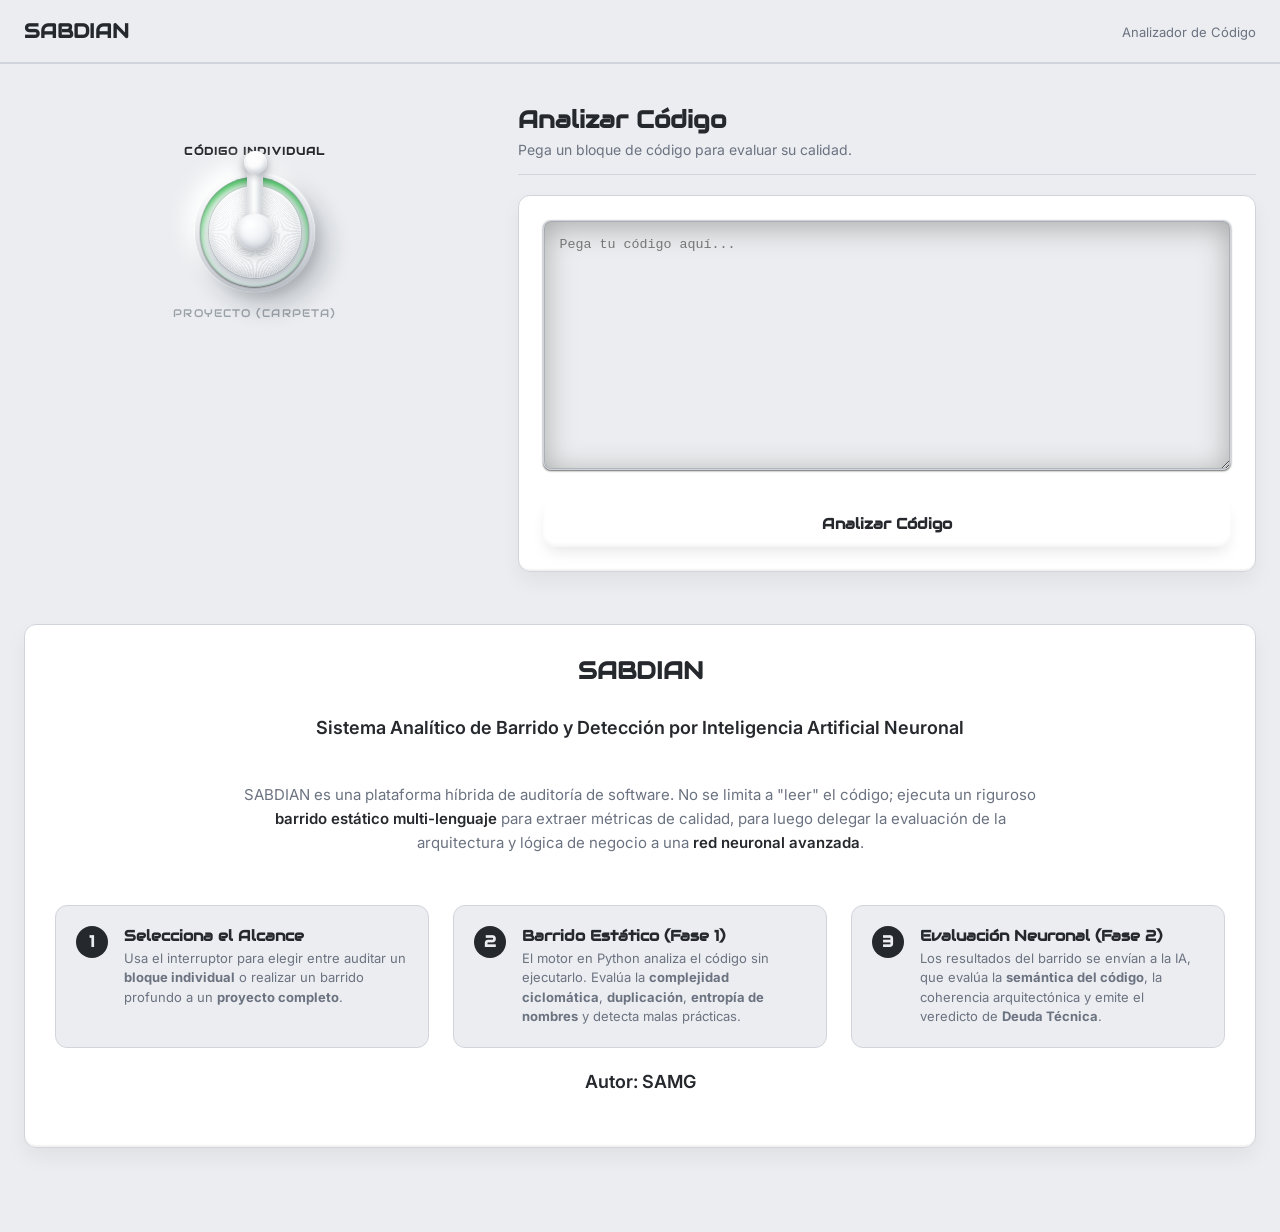
<file: static/index.html>
<!DOCTYPE html>
<html lang="es">
<head>
    <meta charset="UTF-8">
    <meta name="viewport" content="width=device-width, initial-scale=1.0">
    <title>SABDIAN - Analizador IA</title>
    
    <link rel="preconnect" href="https://fonts.googleapis.com">
    <link rel="preconnect" href="https://fonts.gstatic.com" crossorigin>
    <link href="https://fonts.googleapis.com/css2?family=Audiowide&family=Inter:wght@400;600;800&display=swap" rel="stylesheet">
    
    <link rel="stylesheet" href="estilo.css">
</head>
<body>

    <header class="vl-cabecera">
        <h1 class="vl-cabecera__logo">SABDIAN</h1>
        <div class="vl-cabecera__acciones">
            <span class="texto-analizador">Analizador de Código</span>
        </div>
    </header>

    <main class="vl-pagina">
        
        <!-- COLUMNA IZQUIERDA: INTERRUPTOR -->
        <section class="columna-interruptor">
            <div class="int-contenedor-tema" id="theme-container">
                <label class="int-escenario">
                    <input type="checkbox" class="int-entrada" id="toggle-modo" aria-label="Modo individual o carpeta" />
                    <span class="int-etiqueta int-etiqueta-apagado">Código Individual</span>
                    <span class="int-selector">
                        <span class="int-bisel" aria-hidden="true"></span>
                        <span class="int-engranaje" aria-hidden="true"></span>
                        <span class="int-palanca" aria-hidden="true">
                            <span class="int-cuerpo-palanca"></span>
                            <span class="int-tapa"></span>
                        </span>
                        <span class="int-perno" aria-hidden="true"></span>
                    </span>
                    <span class="int-etiqueta int-etiqueta-encendido">Proyecto (Carpeta)</span>
                </label>
            </div>
        </section>

        <!-- COLUMNA DERECHA: ÁREA DE ANÁLISIS -->
        <section class="columna-analisis">
            <!-- VISTA 1: CÓDIGO INDIVIDUAL -->
            <div id="vista-individual" class="vista-contenedor">
                <div class="vl-seccion-encabezado">
                    <h2 class="vl-seccion-encabezado__titulo">Analizar Código</h2>
                    <p class="vl-seccion-encabezado__subtitulo">Pega un bloque de código para evaluar su calidad.</p>
                </div>
                <div class="goma-caja">
                    <div class="caja-contenido">
                        <textarea id="codigo-individual" placeholder="Pega tu código aquí..." class="input-texto"></textarea>
                    </div>
                    <div class="caja-pie">
                        <button id="btn-analizar-individual" class="goma-boton">Analizar Código</button>
                    </div>
                </div>
            </div>

            <!-- VISTA 2: PROYECTO (CARPETA) -->
            <div id="vista-carpeta" class="vista-contenedor" style="display: none;">
                <div class="vl-seccion-encabezado">
                    <h2 class="vl-seccion-encabezado__titulo">Analizar Proyecto</h2>
                    <p class="vl-seccion-encabezado__subtitulo">Sube una carpeta completa para un análisis profundo.</p>
                </div>
                <div class="goma-caja">
                    <div class="caja-contenido">
                        <div class="vl-docs-zona" id="drop-zone" onclick="document.getElementById('input-carpeta').click()">
                            <div class="vl-docs-zona__interior" id="zona-carga-texto">
                                <span class="vl-docs-zona__icono">📁</span>
                                <p class="vl-docs-zona__texto">Haz clic para <strong>seleccionar</strong> una carpeta</p>
                            </div>
                            <div id="lista-archivos" class="lista-archivos" style="display: none;"></div>
                            <input type="file" id="input-carpeta" webkitdirectory directory multiple style="display: none;">
                        </div>
                    </div>
                    <div class="caja-pie">
                        <button id="btn-analizar-carpeta" class="goma-boton">Analizar Carpeta</button>
                    </div>
                </div>
            </div>

            <!-- ANIMACIÓN DE CARGA (Oculta) -->
            <div id="loader-container" style="display: none; margin-top: 20px;">
                <div class="main-container">
                    <div class="loader">
                        <svg viewBox="0 0 800 500" xmlns="http://www.w3.org/2000/svg">
                        <defs>
                            <linearGradient id="chipGradient" x1="0" y1="0" x2="0" y2="1"><stop offset="0%" stop-color="#2d2d2d"></stop><stop offset="100%" stop-color="#0f0f0f"></stop></linearGradient>
                            <linearGradient id="textGradient" x1="0" y1="0" x2="0" y2="1"><stop offset="0%" stop-color="#eeeeee"></stop><stop offset="100%" stop-color="#888888"></stop></linearGradient>
                            <linearGradient id="pinGradient" x1="1" y1="0" x2="0" y2="0"><stop offset="0%" stop-color="#bbbbbb"></stop><stop offset="50%" stop-color="#888888"></stop><stop offset="100%" stop-color="#555555"></stop></linearGradient>
                        </defs>
                        <g id="traces">
                            <path d="M100 100 H200 V210 H326" class="trace-bg"></path><path d="M100 100 H200 V210 H326" class="trace-flow purple"></path>
                            <path d="M80 180 H180 V230 H326" class="trace-bg"></path><path d="M80 180 H180 V230 H326" class="trace-flow blue"></path>
                            <path d="M60 260 H150 V250 H326" class="trace-bg"></path><path d="M60 260 H150 V250 H326" class="trace-flow yellow"></path>
                            <path d="M100 350 H200 V270 H326" class="trace-bg"></path><path d="M100 350 H200 V270 H326" class="trace-flow green"></path>
                            <path d="M700 90 H560 V210 H474" class="trace-bg"></path><path d="M700 90 H560 V210 H474" class="trace-flow blue"></path>
                            <path d="M740 160 H580 V230 H474" class="trace-bg"></path><path d="M740 160 H580 V230 H474" class="trace-flow green"></path>
                            <path d="M720 250 H590 V250 H474" class="trace-bg"></path><path d="M720 250 H590 V250 H474" class="trace-flow red"></path>
                            <path d="M680 340 H570 V270 H474" class="trace-bg"></path><path d="M680 340 H570 V270 H474" class="trace-flow yellow"></path>
                        </g>
                        <rect x="330" y="190" width="140" height="100" rx="20" ry="20" fill="url(#chipGradient)" stroke="#222" stroke-width="3" filter="drop-shadow(0 0 6px rgba(0,0,0,0.8))"></rect>
                        <g><rect x="322" y="205" width="8" height="10" fill="url(#pinGradient)" rx="2"></rect><rect x="322" y="225" width="8" height="10" fill="url(#pinGradient)" rx="2"></rect><rect x="322" y="245" width="8" height="10" fill="url(#pinGradient)" rx="2"></rect><rect x="322" y="265" width="8" height="10" fill="url(#pinGradient)" rx="2"></rect></g>
                        <g><rect x="470" y="205" width="8" height="10" fill="url(#pinGradient)" rx="2"></rect><rect x="470" y="225" width="8" height="10" fill="url(#pinGradient)" rx="2"></rect><rect x="470" y="245" width="8" height="10" fill="url(#pinGradient)" rx="2"></rect><rect x="470" y="265" width="8" height="10" fill="url(#pinGradient)" rx="2"></rect></g>
                        <text x="400" y="240" font-family="Arial, sans-serif" font-size="22" fill="url(#textGradient)" text-anchor="middle" alignment-baseline="middle">Analizando</text>
                        <circle cx="100" cy="100" r="5" fill="black"></circle><circle cx="80" cy="180" r="5" fill="black"></circle><circle cx="60" cy="260" r="5" fill="black"></circle><circle cx="100" cy="350" r="5" fill="black"></circle>
                        <circle cx="700" cy="90" r="5" fill="black"></circle><circle cx="740" cy="160" r="5" fill="black"></circle><circle cx="720" cy="250" r="5" fill="black"></circle><circle cx="680" cy="340" r="5" fill="black"></circle>
                        </svg>
                    </div>
                </div>
            </div>

            <!-- RESULTADOS -->
            <div id="resultados-container" class="seccion-resultados" style="display: none;">
                <div class="vl-seccion-encabezado" style="margin-bottom: 20px;">
                    <h3 class="vl-seccion-encabezado__titulo" style="font-size: 24px;">Resultados del Análisis</h3>
                </div>
                <div class="vl-admin-tabla-wrapper goma-caja">
                    <table class="vl-admin-tabla" id="tabla-resultados">
                        <thead>
                            <tr>
                                <th>Archivo / Bloque</th>
                                <th>Veredicto</th>
                                <th>Score IA</th>
                                <th>Deuda Técnica</th>
                            </tr>
                        </thead>
                        <tbody></tbody>
                    </table>
                </div>

                <!-- SEGUNDA TABLA: HALLAZGOS Y SIGNIFICADO -->
                <div id="detalle-hallazgos-container" class="seccion-hallazgos" style="display: none;">
                    <div class="vl-seccion-encabezado" style="margin-bottom: 16px;">
                        <h3 id="titulo-hallazgos" class="vl-seccion-encabezado__titulo" style="font-size: 20px;">
                            Hallazgos del Analizador y Qué Significan
                        </h3>
                        <p class="vl-seccion-encabezado__subtitulo">
                            Detalle extraído del análisis y guía rápida de lo que significa cada métrica.
                        </p>
                    </div>
                    <div class="vl-admin-tabla-wrapper goma-caja">
                        <table class="vl-admin-tabla tabla-hallazgos" id="tabla-hallazgos">
                            <thead>
                                <tr>
                                    <th>Métrica / Hallazgo</th>
                                    <th>Encontrado</th>
                                    <th>Qué Significa</th>
                                </tr>
                            </thead>
                            <tbody></tbody>
                        </table>
                    </div>
                </div>
            </div>
        </section>

        <!-- SECCIÓN DE INFORMACIÓN (Ocupa todo el ancho) -->
        <section class="seccion-info">
            <div class="info-tarjeta goma-caja">
                <h2 class="info-titulo">SABDIAN</h2>
                
                <p class="info-texto" style="font-size: 18px; font-weight: 600; color: var(--texto-principal);">
                    Sistema Analítico de Barrido y Detección por Inteligencia Artificial Neuronal
                </p>
                
                <p class="info-texto">
                    SABDIAN es una plataforma híbrida de auditoría de software. No se limita a "leer" el código; 
                    ejecuta un riguroso <strong>barrido estático multi-lenguaje</strong> para extraer métricas de calidad, 
                    para luego delegar la evaluación de la arquitectura y lógica de negocio a una 
                    <strong>red neuronal avanzada</strong>.
                </p>
                
                <div class="info-pasos">
                    
                    <div class="paso">
                        <span class="paso-numero">1</span>
                        <div><h3 class="paso-titulo">Selecciona el Alcance</h3><p class="paso-texto">Usa el interruptor para elegir entre auditar un <strong>bloque individual</strong> o realizar un barrido profundo a un <strong>proyecto completo</strong>.</p></div>
                    </div>
                    
                    <div class="paso">
                        <span class="paso-numero">2</span>
                        <div><h3 class="paso-titulo">Barrido Estático (Fase 1)</h3><p class="paso-texto">El motor en Python analiza el código sin ejecutarlo. Evalúa la <strong>complejidad ciclomática</strong>, <strong>duplicación</strong>, <strong>entropía de nombres</strong> y detecta malas prácticas.</p></div>
                    </div>
                    
                    <div class="paso">
                        <span class="paso-numero">3</span>
                        <div><h3 class="paso-titulo">Evaluación Neuronal (Fase 2)</h3><p class="paso-texto">Los resultados del barrido se envían a la IA, que evalúa la <strong>semántica del código</strong>, la coherencia arquitectónica y emite el veredicto de <strong>Deuda Técnica</strong>.</p></div>
                    </div>
                    
                </div>
                
                <p class="info-texto" style="font-size: 18px; font-weight: 600; color: var(--texto-principal);">
                    Autor: SAMG
                </p>
            </div>
        </section>

        
    </main>

    <script src="app.js"></script>
</body>
</html>
</file>
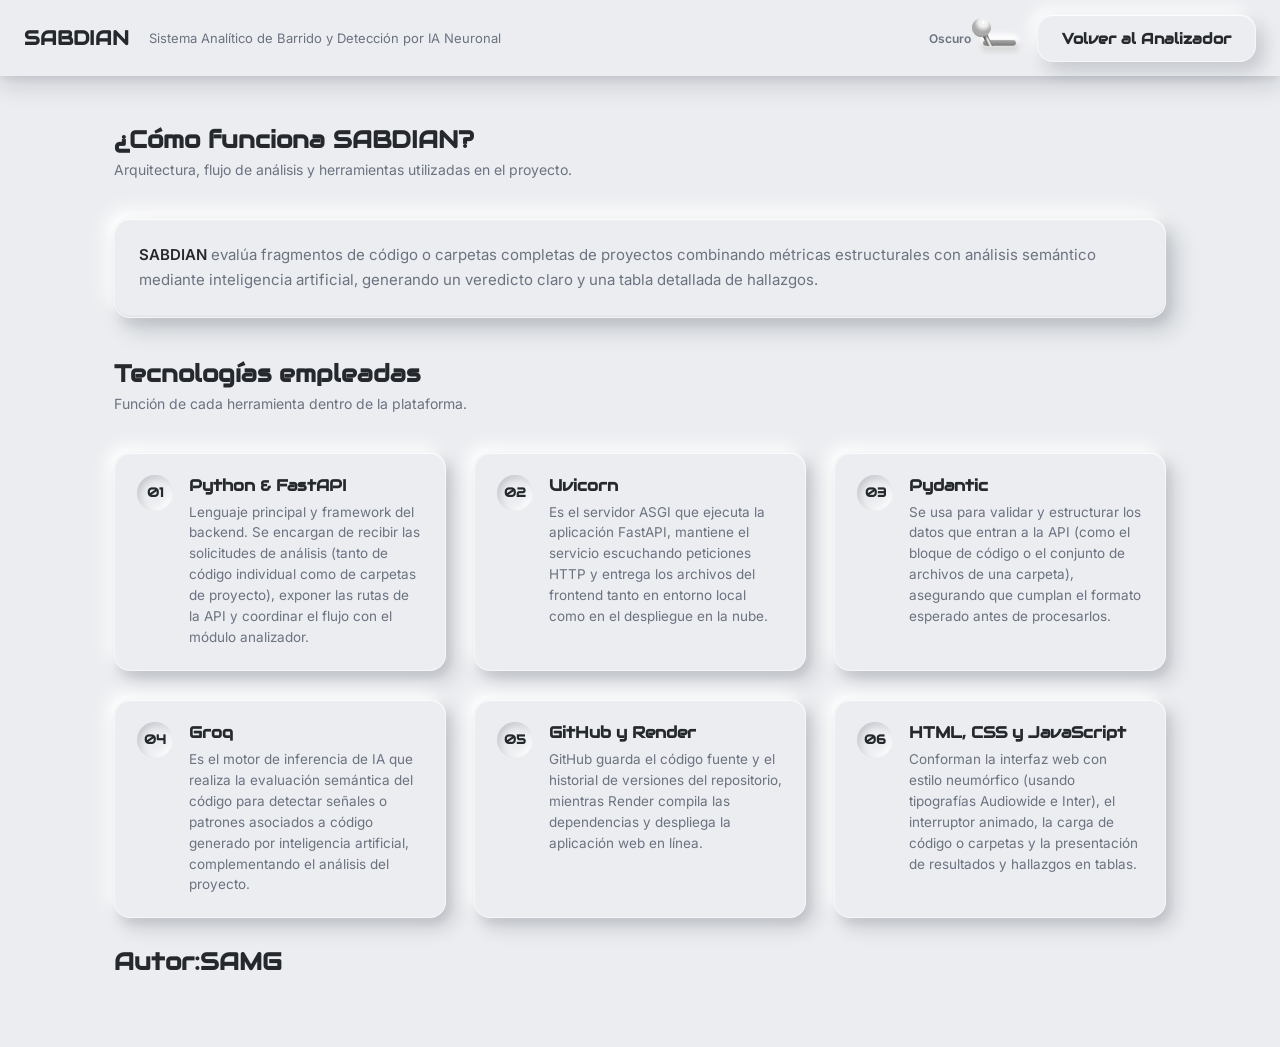
<file: static/info.html>
<!DOCTYPE html>
<html lang="es">
<head>
    <meta charset="UTF-8">
    <meta name="viewport" content="width=device-width, initial-scale=1.0">
    <title>SABDIAN — Información y Tecnologías</title>
    <link rel="preconnect" href="https://fonts.googleapis.com">
    <link rel="preconnect" href="https://fonts.gstatic.com" crossorigin>
    <link href="https://fonts.googleapis.com/css2?family=Audiowide&family=Inter:wght@400;500;600;700&display=swap" rel="stylesheet">
    <link rel="stylesheet" href="info.css">
</head>
<body>

    <header class="vl-cabecera">
        <div class="vl-cabecera__logo">SABDIAN</div>
        <div class="texto-analizador">Sistema Analítico de Barrido y Detección por IA Neuronal</div>

        <div class="vl-cabecera__acciones">
            <div class="tema-switch" title="Cambiar modo oscuro">
                <span class="tema-switch__etiqueta">Oscuro</span>
                <div class="toggle-container">
                    <input id="switch-modo-oscuro" class="toggle-input" type="checkbox" aria-label="Activar modo oscuro">
                    <div class="toggle-handle-wrapper">
                        <div class="toggle-handle">
                            <div class="toggle-handle-knob"></div>
                            <div class="toggle-handle-bar-wrapper">
                                <div class="toggle-handle-bar"></div>
                            </div>
                        </div>
                    </div>
                    <div class="toggle-base">
                        <div class="toggle-base-inside"></div>
                    </div>
                </div>
            </div>

            <a href="index.html" class="goma-boton boton-cabecera">Volver al Analizador</a>
        </div>
    </header>

    <main class="vl-pagina">
        <section class="vista-contenedor">
            <div class="vl-seccion-encabezado">
                <h1 class="vl-seccion-encabezado__titulo">¿Cómo funciona SABDIAN?</h1>
                <p class="vl-seccion-encabezado__subtitulo">
                    Arquitectura, flujo de análisis y herramientas utilizadas en el proyecto.
                </p>
            </div>

            <div class="goma-caja">
                <div class="caja-contenido">
                    <p class="info-resumen">
                        <strong>SABDIAN</strong> evalúa fragmentos de código o carpetas completas de proyectos
                        combinando métricas estructurales con análisis semántico mediante inteligencia artificial,
                        generando un veredicto claro y una tabla detallada de hallazgos.
                    </p>
                </div>
            </div>

            <div class="vl-seccion-encabezado seccion-espaciada">
                <h2 class="vl-seccion-encabezado__titulo">Tecnologías empleadas</h2>
                <p class="vl-seccion-encabezado__subtitulo">
                    Función de cada herramienta dentro de la plataforma.
                </p>
            </div>

            <div class="info-pasos">
                <article class="goma-caja paso">
                    <div class="paso-numero">01</div>
                    <div class="paso-cuerpo">
                        <h3 class="paso-titulo">Python &amp; FastAPI</h3>
                        <p class="paso-texto">
                            Lenguaje principal y framework del backend. Se encargan de recibir las solicitudes de análisis
                            (tanto de código individual como de carpetas de proyecto), exponer las rutas de la API y
                            coordinar el flujo con el módulo analizador.
                        </p>
                    </div>
                </article>

                <article class="goma-caja paso">
                    <div class="paso-numero">02</div>
                    <div class="paso-cuerpo">
                        <h3 class="paso-titulo">Uvicorn</h3>
                        <p class="paso-texto">
                            Es el servidor ASGI que ejecuta la aplicación FastAPI, mantiene el servicio escuchando
                            peticiones HTTP y entrega los archivos del frontend tanto en entorno local como en el
                            despliegue en la nube.
                        </p>
                    </div>
                </article>

                <article class="goma-caja paso">
                    <div class="paso-numero">03</div>
                    <div class="paso-cuerpo">
                        <h3 class="paso-titulo">Pydantic</h3>
                        <p class="paso-texto">
                            Se usa para validar y estructurar los datos que entran a la API (como el bloque de código
                            o el conjunto de archivos de una carpeta), asegurando que cumplan el formato esperado antes
                            de procesarlos.
                        </p>
                    </div>
                </article>

                <article class="goma-caja paso">
                    <div class="paso-numero">04</div>
                    <div class="paso-cuerpo">
                        <h3 class="paso-titulo">Groq</h3>
                        <p class="paso-texto">
                            Es el motor de inferencia de IA que realiza la evaluación semántica del código para detectar
                            señales o patrones asociados a código generado por inteligencia artificial, complementando
                            el análisis del proyecto.
                        </p>
                    </div>
                </article>

                <article class="goma-caja paso">
                    <div class="paso-numero">05</div>
                    <div class="paso-cuerpo">
                        <h3 class="paso-titulo">GitHub y Render</h3>
                        <p class="paso-texto">
                             GitHub guarda el código fuente y el historial de versiones del repositorio, mientras Render
                            compila las dependencias y despliega la aplicación web en línea.
                        </p>
                    </div>
                </article>

                <article class="goma-caja paso">
                    <div class="paso-numero">06</div>
                    <div class="paso-cuerpo">
                        <h3 class="paso-titulo">HTML, CSS y JavaScript</h3>
                        <p class="paso-texto">
                            Conforman la interfaz web con estilo neumórfico (usando tipografías Audiowide e Inter), el
                            interruptor animado, la carga de código o carpetas y la presentación de resultados y
                            hallazgos en tablas.
                        </p>
                    </div>
                </article>
                 <h2 class="vl-seccion-encabezado__titulo">Autor:SAMG</h2>
            </div>
        </section>
    </main>

    <script>
        (function () {
            const checkbox = document.getElementById("switch-modo-oscuro");
            if (!checkbox) return;

            const STORAGE_KEY = "sabdian_modo_oscuro";

            function aplicarTema(oscuro) {
                document.body.classList.toggle("modo-oscuro", oscuro);
                checkbox.checked = oscuro;
            }

            const guardado = localStorage.getItem(STORAGE_KEY);
            if (guardado !== null) {
                aplicarTema(guardado === "true");
            } else if (window.matchMedia) {
                aplicarTema(window.matchMedia("(prefers-color-scheme: dark)").matches);
            }

            checkbox.addEventListener("change", function () {
                aplicarTema(checkbox.checked);
                localStorage.setItem(STORAGE_KEY, String(checkbox.checked));
            });
        })();
    </script>

</body>
</html>
</file>
<file: static/estilo.css>
/* ============================================================
   VARIABLES
   ============================================================ */
:root {
    --bg-pagina: #ebedf0;
    --texto-principal: #25282c;
    --texto-secundario: #6b7280;
    --borde-goma: #d1d5db;
    --fondo-goma: #ffffff;
    
    --sombra-goma: 0 10px 20px rgba(0, 0, 0, 0.05), inset 0 2px 1px 1px rgba(255, 255, 255, 0.9), inset 0 -2px 1px 0 rgba(0, 0, 0, 0.05);
    --sombra-boton: 0 8px 15px -4px rgba(0, 0, 0, 0.1), inset 0 -3px 4px -1px rgba(0, 0, 0, 0.05), 0 -5px 10px -1px rgba(255, 255, 255, 1), inset 0 3px 4px -1px rgba(255, 255, 255, 1);

    --fuente-global: "Audiowide", "Inter", sans-serif;
    --radio: 12px;
}

body.modo-oscuro {
    --bg-pagina: #121418;
    --texto-principal: #ffffff;
    --texto-secundario: #9ca3af;
    --borde-goma: #2a2f38;
    --fondo-goma: #1e2126;

    --sombra-goma: 0 10px 20px rgba(0, 0, 0, 0.4), inset 0 2px 1px 1px rgba(255, 255, 255, 0.05), inset 0 -2px 1px 0 rgba(0, 0, 0, 0.4);
    --sombra-boton: 0 8px 15px -4px rgba(0, 0, 0, 0.4), inset 0 -3px 4px -1px rgba(0, 0, 0, 0.4), 0 -5px 10px -1px rgba(255, 255, 255, 0.05), inset 0 3px 4px -1px rgba(255, 255, 255, 0.05);
}

/* --- Reset --- */
*, *::before, *::after { margin: 0; padding: 0; box-sizing: border-box; }
html, body { 
    width: 100%; min-height: 100%; 
    font-family: var(--fuente-global); 
    color: var(--texto-principal); 
    background-color: var(--bg-pagina); 
    transition: background-color 0.5s ease, color 0.5s ease;
    overflow-x: hidden;
}
button, input, textarea { font-family: inherit; }

/* --- Cabecera --- */
.vl-cabecera {
    position: fixed; top: 0; left: 0; right: 0; height: 64px;
    display: flex; align-items: center; gap: 24px; padding: 0 24px;
    background: var(--bg-pagina); border-bottom: 2px solid var(--borde-goma); z-index: 100;
    transition: background-color 0.5s ease, border-color 0.5s ease;
}
.vl-cabecera__logo { font-size: 20px; font-weight: 800; }
.vl-cabecera__acciones { margin-left: auto; }
.texto-analizador { font-size: 13px; color: var(--texto-secundario); font-family: 'Inter', sans-serif; }

/* ============================================================
   LAYOUT PRINCIPAL (Grid)
   ============================================================ */
.vl-pagina {
    padding: 104px 24px 64px;
    min-height: 100vh;
    display: grid;
    grid-template-columns: minmax(340px, 1fr) minmax(0, 1.6fr);
    gap: 32px;
    width: 100%;
    max-width: 1400px;
    margin: 0 auto;
}

.columna-interruptor {
    grid-column: 1 / 2;
    display: flex;
    justify-content: center;
    align-items: flex-start;
    padding-top: 40px;
    min-width: 0;
}

.columna-analisis {
    grid-column: 2 / 3;
    display: flex;
    flex-direction: column;
    gap: 20px;
    min-width: 0;
    max-width: 100%;
}

/* Resultados */
.seccion-resultados {
    width: 100%;
    margin-top: 20px;
    min-width: 0;
    max-width: 100%;
}

.seccion-hallazgos {
    margin-top: 28px;
    width: 100%;
    min-width: 0;
    max-width: 100%;
}

/* --- Componentes --- */
.vista-contenedor {
    width: 100%;
    display: flex;
    flex-direction: column;
    gap: 20px;
    min-width: 0;
    max-width: 100%;
}
.vl-seccion-encabezado { text-align: left; border-bottom: 1px solid var(--borde-goma); padding-bottom: 16px; }
.vl-seccion-encabezado__titulo { font-size: 24px; margin-bottom: 6px; }
.vl-seccion-encabezado__subtitulo { color: var(--texto-secundario); font-family: 'Inter', sans-serif; font-size: 14px; }

.goma-caja {
    background: var(--fondo-goma);
    border-radius: var(--radio);
    box-shadow: var(--sombra-goma);
    border: 1px solid var(--borde-goma);
    transition: background-color 0.5s ease, border-color 0.5s ease, box-shadow 0.5s ease;
    display: flex;
    flex-direction: column;
    overflow: hidden;
    min-width: 0;
    max-width: 100%;
}
.caja-contenido { padding: 24px; flex-grow: 1; min-width: 0; }
.caja-pie { padding: 0 24px 24px 24px; min-width: 0; }

.goma-boton {
    display: inline-flex; align-items: center; justify-content: center;
    height: 48px; padding: 0 24px; border: none; border-radius: var(--radio);
    font-weight: 600; font-size: 15px; cursor: pointer; transition: all 200ms ease;
    background: var(--fondo-goma); color: var(--texto-principal);
    box-shadow: var(--sombra-boton); width: 100%;
}
.goma-boton:hover { transform: translateY(-2px); }
.goma-boton:active { transform: translateY(2px); box-shadow: 0 2px 5px rgba(0, 0, 0, 0.1), inset 0 3px 6px rgba(0, 0, 0, 0.1); }

.input-texto {
    width: 100%; height: 250px; padding: 16px; border-radius: 8px;
    border: 1px solid var(--borde-goma); font-family: monospace; resize: vertical;
    background: var(--bg-pagina); color: var(--texto-principal);
    transition: background-color 0.5s ease, color 0.5s ease;
    box-shadow: inset 0 0 0 1px rgba(150, 158, 168, 0.55), inset 0 5px 30px rgb(166, 166, 166), 0 1px 2px rgb(102, 102, 102);
}

.vl-docs-zona {
    border: 2px dashed var(--borde-goma); border-radius: var(--radio);
    background: var(--bg-pagina); padding: 50px 20px; text-align: center; cursor: pointer;
    transition: all 200ms ease; height: 250px; display: flex; align-items: center; justify-content: center;
}
.vl-docs-zona:hover { border-color: var(--texto-principal); }
.vl-docs-zona__icono { font-size: 40px; display: block; margin-bottom: 12px; }
.vl-docs-zona__texto { font-size: 16px; margin-bottom: 6px; }
.vl-docs-zona__pista { font-size: 14px; color: var(--texto-secundario); font-family: 'Inter', sans-serif; }

/* ============================================================
   TABLAS
   ============================================================ */
.vl-admin-tabla-wrapper { 
    width: 100%; 
    min-width: 0;
    max-width: 100%;
    overflow-x: auto;
    -webkit-overflow-scrolling: touch;
    border-radius: var(--radio);
}

.vl-admin-tabla { 
    width: 100%; 
    border-collapse: collapse; 
    font-size: 14px; 
    min-width: 600px;
}

.vl-admin-tabla thead { background: rgba(0,0,0,0.03); }
body.modo-oscuro .vl-admin-tabla thead { background: rgba(255,255,255,0.03); }

.vl-admin-tabla th { 
    padding: 16px; 
    text-align: left; 
    font-weight: 700; 
    text-transform: uppercase; 
    font-size: 11px; 
    border-bottom: 2px solid var(--borde-goma); 
    white-space: nowrap;
}

.vl-admin-tabla td { 
    padding: 16px; 
    border-bottom: 1px solid var(--borde-goma); 
    color: var(--texto-secundario); 
}

.vl-admin-tabla td:first-child { 
    font-family: monospace; 
    font-weight: bold; 
    color: var(--texto-principal);
    max-width: 200px;
    overflow: hidden;
    text-overflow: ellipsis;
    white-space: nowrap;
}

.tabla-hallazgos td:first-child {
    max-width: none;
    white-space: nowrap;
    font-family: var(--fuente-global);
    font-size: 12px;
}

.tabla-hallazgos td.hallazgo-significado {
    font-family: 'Inter', sans-serif;
    font-size: 13px;
    line-height: 1.5;
    color: var(--texto-secundario);
    min-width: 240px;
}

#tabla-resultados tbody tr.fila-activa {
    background: rgba(59, 130, 246, 0.08);
}

/* Colores de Veredicto */
.APROBADO { color: #111 !important; font-weight: 900; }
body.modo-oscuro .APROBADO { color: #4ade80 !important; }
.RECHAZADO { color: #cc0000 !important; font-weight: 900; }
body.modo-oscuro .RECHAZADO { color: #ff5a64 !important; }
.SOSPECHOSO_IA { color: #cc7700 !important; font-weight: 900; }
body.modo-oscuro .SOSPECHOSO_IA { color: #ffd87a !important; }
.APROBADO_CON_OBSERVACIONES { color: #0044cc !important; font-weight: 900; }
body.modo-oscuro .APROBADO_CON_OBSERVACIONES { color: #38bdf8 !important; }

/* ============================================================
   INTERRUPTOR (Vuelta completa 540° + rebote: arriba 0deg / abajo 180deg)
   ============================================================ */
.int-contenedor-tema {
  display: flex; align-items: center; justify-content: center; background: transparent;
  --fondo-tema: transparent; --texto-apagado: #9ba1a8; --texto-activo: #25282c; --sombra-texto: 0 1px 0 rgba(255, 255, 255, 0.9);
  --fondo-selector: #ebedf0; --sombra-selector: -10px -10px 20px rgba(255, 255, 255, 0.95), 12px 14px 24px rgba(24, 32, 44, 0.22), 3px 4px 8px rgba(24, 32, 44, 0.14), 0 0 0 1px rgba(255, 255, 255, 0.65);
  --sombra-selector-presionado: -6px -6px 14px rgba(255, 255, 255, 0.9), 7px 9px 16px rgba(24, 32, 44, 0.2), 2px 2px 4px rgba(24, 32, 44, 0.14), 0 0 0 1px rgba(255, 255, 255, 0.65);
  --fondo-bisel: linear-gradient(145deg, #ffffff 0%, #e9ecf0 45%, #cfd4dc 100%); --sombra-bisel: inset 0 2px 3px rgba(255, 255, 255, 1), inset 0 -3px 5px rgba(28, 35, 45, 0.22); --brillo-bisel: rgba(255, 255, 255, 0.85);
  --fondo-placa: repeating-conic-gradient(from 0deg, rgba(255, 255, 255, 0.45) 0deg 1.1deg, rgba(140, 148, 158, 0.06) 1.1deg 2.2deg), radial-gradient(circle at 36% 26%, #ffffff 0%, #f8f9fa 35%, #ebedf0 65%, #dadde2 88%, #cbd0d6 100%);
  --sombra-placa: inset 0 2px 3px rgba(255, 255, 255, 1), inset 0 -4px 8px rgba(110, 118, 128, 0.25), 0 3px 6px rgba(24, 32, 44, 0.2), 0 0 0 1px rgba(175, 182, 190, 0.45);
  --sombra-proyectada-palanca: drop-shadow(0 6px 7px rgba(24, 32, 44, 0.26)); --fondo-palanca: linear-gradient(90deg, #cfd3d8 0%, #eef0f3 14%, #ffffff 36%, #ffffff 50%, #f1f3f5 66%, #dadde2 86%, #bfc4cb 100%); --sombra-palanca: inset 0 3px 4px rgba(255, 255, 255, 1), inset 0 -8px 12px rgba(115, 123, 134, 0.22);
  --fondo-tapa: radial-gradient(circle at 34% 28%, #ffffff 0%, #fcfcfd 42%, #e6e9ed 72%, #cbd0d7 100%); --sombra-tapa: 0 3px 6px rgba(24, 32, 44, 0.2), inset 0 -3px 4px rgba(115, 123, 134, 0.2), inset 0 2px 3px rgba(255, 255, 255, 1);
  --fondo-perno: radial-gradient(circle at 34% 26%, #ffffff 0%, #f5f7f9 36%, #e2e5ea 68%, #c7ccd3 92%, #b4bac2 100%); --sombra-perno: inset 0 -3px 6px rgba(95, 104, 116, 0.26), inset 0 2px 3px rgb(255, 255, 255), 0 5px 10px rgba(24, 32, 44, 0.31), 0 0 0 1px rgba(255, 255, 255, 0.5); --brillo-perno: rgba(255, 255, 255, 0.95);
}
body.modo-oscuro .int-contenedor-tema {
  --fondo-tema: transparent; --texto-apagado: #68707a; --texto-activo: #eef2f6; --sombra-texto: 0 1px 2px rgba(0, 0, 0, 0.85);
  --fondo-selector: #23262b; --sombra-selector: -8px -8px 18px rgba(255, 255, 255, 0.055), 12px 15px 26px rgba(0, 0, 0, 0.75), 3px 4px 8px rgba(0, 0, 0, 0.55), 0 0 0 1px rgba(255, 255, 255, 0.06);
  --sombra-selector-presionado: -5px -5px 12px rgba(255, 255, 255, 0.045), 7px 9px 16px rgba(0, 0, 0, 0.7), 2px 2px 4px rgba(0, 0, 0, 0.5), 0 0 0 1px rgba(255, 255, 255, 0.06);
  --fondo-bisel: linear-gradient(145deg, #32363e 0%, #23262c 48%, #15171b 100%); --sombra-bisel: inset 0 2px 3px rgba(255, 255, 255, 0.14), inset 0 -3px 6px rgba(0, 0, 0, 0.75); --brillo-bisel: rgba(255, 255, 255, 0.14);
  --fondo-placa: repeating-conic-gradient(from 0deg, rgba(255, 255, 255, 0.03) 0deg 1.1deg, rgba(0, 0, 0, 0.18) 1.1deg 2.2deg), radial-gradient(circle at 36% 26%, #3a3f48 0%, #2c3037 35%, #21242a 65%, #181a1f 88%, #111316 100%);
  --sombra-placa: inset 0 2px 3px rgba(255, 255, 255, 0.12), inset 0 -4px 8px rgba(0, 0, 0, 0.65), 0 3px 6px rgba(0, 0, 0, 0.55), 0 0 0 1px rgba(0, 0, 0, 0.6);
  --sombra-proyectada-palanca: drop-shadow(0 7px 8px rgba(0, 0, 0, 0.68)); --fondo-palanca: linear-gradient(90deg, #1c1f24 0%, #2f343c 14%, #4c535f 36%, #58606e 50%, #3b404a 66%, #24282e 86%, #16181c 100%); --sombra-palanca: inset 0 3px 4px rgba(255, 255, 255, 0.24), inset 0 -8px 12px rgba(0, 0, 0, 0.65);
  --fondo-tapa: radial-gradient(circle at 34% 28%, #636c7a 0%, #454b56 42%, #2a2e35 72%, #191b20 100%); --sombra-tapa: 0 3px 6px rgba(0, 0, 0, 0.6), inset 0 -3px 4px rgba(0, 0, 0, 0.65), inset 0 2px 3px rgba(255, 255, 255, 0.25);
  --fondo-perno: radial-gradient(circle at 34% 26%, #575f6c 0%, #3a3f48 36%, #262930 68%, #191b20 92%, #121417 100%); --sombra-perno: inset 0 -3px 6px rgba(0, 0, 0, 0.7), inset 0 2px 3px rgba(255, 255, 255, 0.2), 0 6px 12px rgba(0, 0, 0, 0.75), 0 0 0 1px rgba(255, 255, 255, 0.08); --brillo-perno: rgba(255, 255, 255, 0.35);
}

/* Etiquetas arriba y abajo en PC y móvil */
.int-escenario { position: relative; display: inline-flex; flex-direction: column; align-items: center; gap: 14px; user-select: none; cursor: pointer; }
.int-entrada { position: absolute; width: 1px; height: 1px; opacity: 0; pointer-events: none; }
.int-etiqueta { font-family: var(--fuente-global); font-size: 11px; font-weight: 500; letter-spacing: 0.1em; text-transform: uppercase; white-space: nowrap; color: var(--texto-apagado); transition: color 0.45s ease, text-shadow 0.45s ease; }
.int-etiqueta-apagado { color: var(--texto-activo); font-weight: 600; text-shadow: var(--sombra-texto); }
.int-entrada:checked ~ .int-etiqueta-apagado { color: var(--texto-apagado); font-weight: 500; text-shadow: none; }
.int-entrada:checked ~ .int-etiqueta-encendido { color: var(--texto-activo); font-weight: 600; text-shadow: var(--sombra-texto); }
.int-selector { --tamano: 120px; position: relative; display: block; width: var(--tamano); height: var(--tamano); flex: none; border-radius: 50%; background: var(--fondo-selector); cursor: pointer; -webkit-tap-highlight-color: transparent; box-shadow: var(--sombra-selector); transition: box-shadow 0.45s ease, transform 0.25s ease, background 0.45s ease; }
.int-escenario:active .int-selector { transform: translateY(1px) scale(0.992); box-shadow: var(--sombra-selector-presionado); }
.int-entrada:focus-visible ~ .int-selector { box-shadow: var(--sombra-selector), 0 0 0 3px rgba(59, 130, 246, 0.45); }
.int-bisel { position: absolute; inset: 0; border-radius: 50%; background: var(--fondo-bisel); box-shadow: var(--sombra-bisel); transition: background 0.45s ease, box-shadow 0.45s ease; }
.int-bisel::after { content: ""; position: absolute; inset: 3%; border-radius: 50%; background: radial-gradient(circle at 32% 22%, var(--brillo-bisel), transparent 55%); transition: background 0.45s ease; }
.int-engranaje { position: absolute; inset: 4.5%; border-radius: 50%; box-shadow: inset 0 0 0 1px rgba(150, 158, 168, 0.55), inset 0 5px 10px rgb(39, 179, 67), 0 1px 2px rgb(102, 102, 102); transform: rotate(0deg); transition: transform 0.65s cubic-bezier(0.3, 1.25, 0.4, 1); }
.int-entrada:checked ~ .int-selector .int-engranaje { transform: rotate(9deg); }
.int-engranaje::after { content: ""; position: absolute; inset: 8%; border-radius: 50%; background-image: var(--fondo-placa); box-shadow: var(--sombra-placa); transition: background 0.45s ease, box-shadow 0.45s ease; }

/* Palanca: inicia apuntando ARRIBA (0deg) y gira 540° (1 vuelta + media vuelta) entre ARRIBA y ABAJO */
.int-palanca { position: absolute; left: 50%; top: 50%; width: calc(var(--tamano) * 0.135); height: calc(var(--tamano) * 0.64); margin-left: calc(var(--tamano) * -0.0675); margin-top: calc(var(--tamano) * -0.64); transform-origin: 50% 100%; transform: rotate(0deg); animation: giro-resorte-a-arriba 0.9s cubic-bezier(0.22, 1, 0.36, 1) forwards; filter: var(--sombra-proyectada-palanca); z-index: 2; }
.int-entrada:checked ~ .int-selector .int-palanca { animation: giro-resorte-a-abajo 0.9s cubic-bezier(0.22, 1, 0.36, 1) forwards; }

/* 0deg -> 540deg (1 vuelta completa + abajo 180deg) con rebote */
@keyframes giro-resorte-a-abajo {
  0%   { transform: rotate(0deg); }
  70%  { transform: rotate(554deg); }
  84%  { transform: rotate(533deg); }
  93%  { transform: rotate(543deg); }
  100% { transform: rotate(540deg); }
}

/* 540deg -> 1080deg (1 vuelta completa + arriba 0deg) con rebote */
@keyframes giro-resorte-a-arriba {
  0%    { transform: rotate(540deg); }
  70%   { transform: rotate(1094deg); }
  84%   { transform: rotate(1073deg); }
  93%   { transform: rotate(1083deg); }
  100%  { transform: rotate(1080deg); }
}

.int-cuerpo-palanca { position: absolute; inset: 0; border-radius: 40% 40% 22% 22% / 18% 18% 10% 10%; background: var(--fondo-palanca); box-shadow: var(--sombra-palanca); transition: background 0.45s ease, box-shadow 0.45s ease; }
.int-tapa { position: absolute; left: 50%; top: calc(var(--tamano) * -0.035); width: calc(var(--tamano) * 0.19); height: calc(var(--tamano) * 0.19); margin-left: calc(var(--tamano) * -0.095); border-radius: 50%; background: var(--fondo-tapa); box-shadow: var(--sombra-tapa); transition: background 0.45s ease, box-shadow 0.45s ease; }
.int-perno { position: absolute; left: 50%; top: 50%; width: calc(var(--tamano) * 0.3); height: calc(var(--tamano) * 0.3); transform: translate(-50%, -50%); border-radius: 50%; background: var(--fondo-perno); box-shadow: var(--sombra-perno); transition: background 0.45s ease, box-shadow 0.45s ease; z-index: 3; }
.int-perno::after { content: ""; position: absolute; left: 24%; top: 18%; width: 32%; height: 24%; border-radius: 50%; background: radial-gradient(circle, var(--brillo-perno), rgba(255, 255, 255, 0)); filter: blur(1px); transition: background 0.45s ease; }

/* ============================================================
   SECCIÓN DE INFORMACIÓN
   ============================================================ */
.seccion-info {
    grid-column: 1 / -1;
    width: 100%;
    min-width: 0;
    max-width: 100%;
    margin-top: 20px;
    margin-bottom: 20px;
}
.info-tarjeta { padding: 30px; display: flex; flex-direction: column; gap: 20px; }
.info-titulo { font-size: 24px; color: var(--texto-principal); margin-bottom: 8px; text-align: center; }
.info-texto { font-family: 'Inter', sans-serif; font-size: 15px; line-height: 1.6; color: var(--texto-secundario); text-align: center; max-width: 800px; margin: 0 auto 20px auto; }
.info-texto strong { color: var(--texto-principal); font-weight: 600; }
.info-pasos { display: grid; grid-template-columns: repeat(auto-fit, minmax(250px, 1fr)); gap: 24px; margin-top: 10px; }
.paso { display: flex; align-items: flex-start; gap: 16px; background: var(--bg-pagina); padding: 20px; border-radius: var(--radio); border: 1px solid var(--borde-goma); transition: background-color 0.5s ease, border-color 0.5s ease; }
.paso-numero { display: flex; align-items: center; justify-content: center; width: 32px; height: 32px; flex-shrink: 0; border-radius: 50%; background: var(--texto-principal); color: var(--bg-pagina); font-weight: 800; font-size: 16px; font-family: 'Audiowide', sans-serif; }
.paso-titulo { font-size: 15px; font-weight: 700; color: var(--texto-principal); margin-bottom: 4px; }
.paso-texto { font-family: 'Inter', sans-serif; font-size: 13px; line-height: 1.5; color: var(--texto-secundario); }

/* ============================================================
   LISTA DE ARCHIVOS Y LOADER
   ============================================================ */
.lista-archivos { display: flex; flex-direction: column; gap: 8px; width: 100%; padding: 10px; text-align: left; max-height: 150px; overflow-y: auto; }
.archivo-item { display: flex; align-items: center; gap: 8px; font-family: 'Inter', sans-serif; font-size: 13px; color: var(--texto-principal); background: var(--fondo-goma); padding: 6px 10px; border-radius: 6px; border: 1px solid var(--borde-goma); }
.archivo-item span { font-size: 16px; }
.archivo-mas { color: var(--texto-secundario); font-style: italic; justify-content: center; border: 1px dashed var(--borde-goma); background: transparent; }

.main-container { display: flex; justify-content: center; align-items: center; height: 100%; width: 100%; }
.loader { width: 100%; max-width: 400px; margin: 0 auto; }
.trace-bg { stroke: var(--borde-goma); stroke-width: 1.8; fill: none; }
.trace-flow { stroke-width: 1.8; fill: none; stroke-dasharray: 40 400; stroke-dashoffset: 438; filter: drop-shadow(0 0 6px currentColor); animation: flow 3s cubic-bezier(0.5, 0, 0.9, 1) infinite; }
.yellow { stroke: #ffea00; color: #ffea00; }
.blue { stroke: #00ccff; color: #00ccff; }
.green { stroke: #00ff15; color: #00ff15; }
.purple { stroke: #9900ff; color: #9900ff; }
.red { stroke: #ff3300; color: #ff3300; }
@keyframes flow { to { stroke-dashoffset: 0; } }

/* ============================================================
   RESPONSIVO
   ============================================================ */
@media (max-width: 1150px) and (min-width: 901px) {
    .vl-pagina {
        grid-template-columns: minmax(280px, 1fr) minmax(0, 1.5fr);
        gap: 24px;
    }
    .int-selector {
        --tamano: 110px;
    }
}

@media (max-width: 900px) {
    .vl-pagina {
        grid-template-columns: minmax(0, 1fr);
        padding-top: 84px;
        gap: 20px;
    }
    .columna-interruptor {
        grid-column: 1 / -1;
        padding-top: 0;
        margin-bottom: 10px;
    }
    .columna-analisis {
        grid-column: 1 / -1;
        min-width: 0;
    }
    .vl-seccion-encabezado {
        text-align: center;
    }
}

@media (max-width: 600px) {
    .int-selector { --tamano: 80px !important; }
    .int-escenario { gap: 15px; }
    .int-etiqueta { font-size: 9px; letter-spacing: 0.05em; }
    .vl-pagina { padding: 80px 12px 40px; }
    .caja-contenido { padding: 14px; }
    .input-texto { height: 200px; font-size: 14px; }
    .goma-boton { height: 40px; font-size: 13px; }
    
    .vl-admin-tabla {
        min-width: 0;
        width: 100%;
    }
    .vl-admin-tabla th, 
    .vl-admin-tabla td {
        padding: 8px 6px;
        font-size: 11px;
        word-break: break-word;
    }
    .vl-admin-tabla td:first-child {
        max-width: 95px;
    }
    .tabla-hallazgos td:first-child {
        white-space: normal;
        font-size: 11px;
    }
    .tabla-hallazgos td.hallazgo-significado {
        min-width: 170px;
        font-size: 11px;
    }
}
</file>
<file: static/info.css>
/* ============================================================
   VARIABLES (Botones / bloques de goma sobresaliendo)
   ============================================================ */
:root {
    --bg-pagina: #ebedf0;
    --texto-principal: #25282c;
    --texto-secundario: #6b7280;
    --borde-goma: rgba(255, 255, 255, 0.55);
    --fondo-goma: #ebedf0;

    --sombra-goma:
        10px 12px 24px rgba(15, 23, 42, 0.16),
        4px 6px 12px rgba(15, 23, 42, 0.10),
        -8px -8px 20px rgba(255, 255, 255, 0.95),
        -3px -3px 8px rgba(255, 255, 255, 0.85),
        inset 0 1px 1px rgba(255, 255, 255, 0.9),
        inset 0 -1px 2px rgba(15, 23, 42, 0.06);

    --sombra-paso:
        8px 10px 20px rgba(15, 23, 42, 0.15),
        3px 5px 10px rgba(15, 23, 42, 0.09),
        -7px -7px 18px rgba(255, 255, 255, 0.92),
        -2px -2px 6px rgba(255, 255, 255, 0.8),
        inset 0 1px 1px rgba(255, 255, 255, 0.85);

    --sombra-boton:
        7px 9px 18px rgba(15, 23, 42, 0.18),
        -6px -6px 16px rgba(255, 255, 255, 0.95),
        inset 0 1px 1px rgba(255, 255, 255, 0.95);

    --fuente-global: "Audiowide", "Inter", sans-serif;
    --radio: 16px;
}

body.modo-oscuro {
    --bg-pagina: #15181e;
    --texto-principal: #ffffff;
    --texto-secundario: #9ca3af;
    --borde-goma: rgba(255, 255, 255, 0.05);
    --fondo-goma: #15181e;

    --sombra-goma:
        12px 14px 28px rgba(0, 0, 0, 0.72),
        5px 7px 14px rgba(0, 0, 0, 0.50),
        -7px -7px 18px rgba(255, 255, 255, 0.045),
        -2px -2px 6px rgba(255, 255, 255, 0.03),
        inset 0 1px 1px rgba(255, 255, 255, 0.06),
        inset 0 -1px 2px rgba(0, 0, 0, 0.6);

    --sombra-paso:
        10px 12px 24px rgba(0, 0, 0, 0.65),
        4px 6px 12px rgba(0, 0, 0, 0.45),
        -6px -6px 16px rgba(255, 255, 255, 0.04),
        inset 0 1px 1px rgba(255, 255, 255, 0.05);

    --sombra-boton:
        8px 10px 20px rgba(0, 0, 0, 0.68),
        -5px -5px 14px rgba(255, 255, 255, 0.05),
        inset 0 1px 1px rgba(255, 255, 255, 0.07);
}

/* --- Reset --- */
*, *::before, *::after {
    margin: 0;
    padding: 0;
    box-sizing: border-box;
}

html, body {
    width: 100%;
    min-height: 100%;
    font-family: var(--fuente-global);
    color: var(--texto-principal);
    background-color: var(--bg-pagina);
    transition: background-color 0.5s ease, color 0.5s ease;
    overflow-x: hidden;
}

/* --- Cabecera --- */
.vl-cabecera {
    position: fixed;
    top: 0;
    left: 0;
    right: 0;
    min-height: 76px;
    display: flex;
    align-items: center;
    gap: 20px;
    padding: 12px 24px;
    background: var(--bg-pagina);
    box-shadow:
        0 10px 22px rgba(15, 23, 42, 0.14),
        0 3px 8px rgba(15, 23, 42, 0.08);
    z-index: 100;
    transition: background-color 0.5s ease, box-shadow 0.5s ease;
}

body.modo-oscuro .vl-cabecera {
    box-shadow:
        0 12px 24px rgba(0, 0, 0, 0.65),
        0 4px 10px rgba(0, 0, 0, 0.45);
}

.vl-cabecera__logo {
    font-size: 20px;
    font-weight: 800;
    flex-shrink: 0;
}

.vl-cabecera__acciones {
    margin-left: auto;
    display: flex;
    align-items: center;
    gap: 18px;
    flex-shrink: 0;
}

.texto-analizador {
    font-size: 13px;
    color: var(--texto-secundario);
    font-family: 'Inter', sans-serif;
}

.boton-cabecera {
    height: 38px;
    padding: 0 16px;
    font-size: 12px;
    text-decoration: none;
    width: auto;
    white-space: nowrap;
}

/* ============================================================
   TOGGLE MODO OSCURO
   ============================================================ */
.tema-switch {
    display: inline-flex;
    align-items: center;
    gap: 10px;
    font-size: 11px;
    user-select: none;
}

.tema-switch__etiqueta {
    font-family: 'Inter', sans-serif;
    font-size: 12px;
    font-weight: 600;
    color: var(--texto-secundario);
}

.toggle-container {
    --knob-size: 1.75em;
    display: flex;
    justify-content: center;
    align-items: center;
    position: relative;
    margin-top: 10px;
}

.toggle-input {
    position: absolute;
    z-index: 2;
    bottom: 132.5%;
    border-radius: 50%;
    transform: rotate(-25deg);
    transform-origin: 50% 4.75em;
    width: var(--knob-size);
    height: var(--knob-size);
    opacity: 0;
    font: inherit;
    transition: transform .24s cubic-bezier(.65, 1.35, .5, 1);
    cursor: pointer;
}

.toggle-input:checked {
    transform: rotate(25deg);
}

.toggle-handle-wrapper {
    position: absolute;
    z-index: 1;
    bottom: -135%;
    -webkit-mask-image: linear-gradient(to bottom, #000 62.125%, transparent 50%);
    mask-image: linear-gradient(to bottom, #000 62.125%, transparent 50%);
    width: 200%;
    overflow: hidden;
    pointer-events: none;
}

.toggle-handle {
    display: flex;
    flex-direction: column;
    align-items: center;
    transform: rotate(-25deg);
    transform-origin: bottom center;
    transition: transform .24s cubic-bezier(.65, 1.35, .5, 1);
}

.toggle-input:checked + .toggle-handle-wrapper > .toggle-handle {
    transform: rotate(25deg);
}

.toggle-handle-knob {
    position: relative;
    z-index: 1;
    border-radius: 50%;
    width: var(--knob-size);
    height: var(--knob-size);
    background-image: radial-gradient(farthest-corner at 70% 30%, #ffffff 4%,
        #f0f0f0 12% 24%, #acabab 50% 65%, #9c9c9c 75%);
    transition: transform .24s cubic-bezier(.65, 1.35, .5, 1);
}

.toggle-input:checked + .toggle-handle-wrapper .toggle-handle-knob {
    transform: rotate(-90deg);
}

.toggle-handle-knob::after {
    content: '';
    position: absolute;
    top: 0;
    left: 0;
    border-radius: inherit;
    width: 100%;
    height: 100%;
    box-shadow: inset 0 0 8px 2px rgb(255 255 255 / .4);
    opacity: 0;
    transition: opacity .2s;
}

@media (hover: hover) {
    .toggle-input:hover + .toggle-handle-wrapper .toggle-handle-knob::after,
    .toggle-input:focus-visible + .toggle-handle-wrapper .toggle-handle-knob::after {
        opacity: 1;
    }
}

.toggle-handle-bar-wrapper {
    position: relative;
    width: .5em;
    height: 3em;
}

.toggle-handle-bar {
    position: absolute;
    top: calc(var(--knob-size) / 2 * -1);
    left: 0;
    width: 100%;
    height: calc(100% + var(--knob-size) / 2);
    background-image: linear-gradient(to right, #777475, #a4a4a4, #fff 45% 55%, #a4a4a4, #777475);
    background-position-x: .06125em;
    transition: background-position-x .24s cubic-bezier(.65, 1.35, .5, 1);
    box-shadow: inset 0 1em .25em rgb(0 0 0 / .4);
}

.toggle-input:checked + .toggle-handle-wrapper .toggle-handle-bar {
    background-position-x: -.06125em;
}

.toggle-base {
    position: relative;
    border-radius: 3.125em;
    padding: .25em;
    width: 3.5em;
    height: 1.125em;
    background-color: #fff;
    background-image: linear-gradient(to bottom, #fff, #d7d7d7);
    box-shadow: 0 -.25em .5em #fff, 0 .25em .5em #d7d7d7;
}

body.modo-oscuro .toggle-base {
    background-color: #2b303a;
    background-image: linear-gradient(to bottom, #343a46, #1c2026);
    box-shadow: 0 -2px 6px rgba(255, 255, 255, 0.06), 0 4px 10px rgba(0, 0, 0, 0.7);
}

.toggle-base-inside {
    position: relative;
    border-radius: inherit;
    width: 100%;
    height: 100%;
    background-image: linear-gradient(to bottom, #a6a6a6, #7d7d7d);
    box-shadow: inset 0 .0625em rgb(255 255 255 / .2), inset 0 -.03125em rgb(255 255 255 / 1), inset 0 -.0625em .25em rgb(0 0 0 / .1);
}

.toggle-base-inside::after {
    content: '';
    position: absolute;
    border-radius: inherit;
    width: 100%;
    height: 100%;
    background-image: linear-gradient(to bottom, #5ab054, #438c3c);
    box-shadow: inherit;
    opacity: 0;
    transition: opacity .24s cubic-bezier(.65, 1.35, .5, 1);
}

.toggle-input:checked ~ .toggle-base .toggle-base-inside::after {
    opacity: 1;
}

/* ============================================================
   CONTENEDOR PRINCIPAL
   ============================================================ */
.vl-pagina {
    padding: 124px 24px 64px;
    min-height: 100vh;
    width: 100%;
    max-width: 1100px;
    margin: 0 auto;
}

.vista-contenedor {
    width: 100%;
    display: flex;
    flex-direction: column;
    gap: 28px;
    min-width: 0;
}

.vl-seccion-encabezado {
    text-align: left;
    padding-bottom: 12px;
}

.seccion-espaciada {
    margin-top: 12px;
}

.vl-seccion-encabezado__titulo {
    font-size: 24px;
    margin-bottom: 6px;
}

.vl-seccion-encabezado__subtitulo {
    color: var(--texto-secundario);
    font-family: 'Inter', sans-serif;
    font-size: 14px;
}

/* --- Cajas y Botones de Goma Sobresaliendo --- */
.goma-caja {
    background: var(--fondo-goma);
    border-radius: var(--radio);
    border: 1px solid var(--borde-goma);
    box-shadow: var(--sombra-goma);
    transition: background-color 0.5s ease, border-color 0.5s ease, box-shadow 0.5s ease, transform 0.25s ease;
    display: flex;
    flex-direction: column;
    overflow: hidden;
    min-width: 0;
}

.caja-contenido {
    padding: 24px;
    min-width: 0;
}

.goma-boton {
    display: inline-flex;
    align-items: center;
    justify-content: center;
    height: 48px;
    padding: 0 24px;
    border: 1px solid var(--borde-goma);
    border-radius: var(--radio);
    font-weight: 600;
    font-size: 15px;
    cursor: pointer;
    transition: all 180ms ease;
    background: var(--fondo-goma);
    color: var(--texto-principal);
    box-shadow: var(--sombra-boton);
}

.goma-boton:hover {
    transform: translateY(-2px);
    box-shadow:
        10px 12px 22px rgba(15, 23, 42, 0.22),
        -8px -8px 20px rgba(255, 255, 255, 1),
        inset 0 1px 1px rgba(255, 255, 255, 0.95);
}

body.modo-oscuro .goma-boton:hover {
    box-shadow:
        10px 12px 24px rgba(0, 0, 0, 0.78),
        -6px -6px 16px rgba(255, 255, 255, 0.06),
        inset 0 1px 1px rgba(255, 255, 255, 0.08);
}

.goma-boton:active {
    transform: translateY(1px);
    box-shadow:
        inset 5px 5px 12px rgba(15, 23, 42, 0.20),
        inset -4px -4px 10px rgba(255, 255, 255, 0.85);
}

body.modo-oscuro .goma-boton:active {
    box-shadow:
        inset 6px 6px 14px rgba(0, 0, 0, 0.8),
        inset -4px -4px 10px rgba(255, 255, 255, 0.03);
}

.info-resumen {
    font-family: 'Inter', sans-serif;
    font-size: 15px;
    line-height: 1.65;
    color: var(--texto-secundario);
}

.info-resumen strong {
    color: var(--texto-principal);
    font-weight: 600;
}

/* ============================================================
   TARJETAS DE TECNOLOGÍAS
   ============================================================ */
.info-pasos {
    display: grid;
    grid-template-columns: repeat(auto-fit, minmax(280px, 1fr));
    gap: 28px;
}

.paso {
    display: flex;
    flex-direction: row;
    align-items: flex-start;
    gap: 16px;
    padding: 22px;
    background: var(--fondo-goma);
    border-radius: var(--radio);
    border: 1px solid var(--borde-goma);
    box-shadow: var(--sombra-paso);
    transition: transform 200ms ease, box-shadow 200ms ease, border-color 0.5s ease;
}

.paso:hover {
    transform: translateY(-3px);
}

.paso-numero {
    display: flex;
    align-items: center;
    justify-content: center;
    width: 36px;
    height: 36px;
    flex-shrink: 0;
    border-radius: 50%;
    background: var(--bg-pagina);
    box-shadow:
        inset 3px 3px 7px rgba(15, 23, 42, 0.18),
        inset -3px -3px 7px rgba(255, 255, 255, 0.9);
    color: var(--texto-principal);
    font-weight: 800;
    font-size: 13px;
    font-family: 'Audiowide', sans-serif;
}

body.modo-oscuro .paso-numero {
    box-shadow:
        inset 4px 4px 8px rgba(0, 0, 0, 0.75),
        inset -3px -3px 7px rgba(255, 255, 255, 0.04);
}

.paso-cuerpo {
    min-width: 0;
}

.paso-titulo {
    font-size: 16px;
    font-weight: 700;
    color: var(--texto-principal);
    margin-bottom: 6px;
}

.paso-texto {
    font-family: 'Inter', sans-serif;
    font-size: 13.5px;
    line-height: 1.55;
    color: var(--texto-secundario);
}

/* ============================================================
   RESPONSIVO (TABLETS Y MÓVILES)
   ============================================================ */
@media (max-width: 860px) {
    .texto-analizador {
        display: none;
    }
}

@media (max-width: 640px) {
    .vl-cabecera {
        padding: 10px 14px;
        gap: 10px;
    }

    .vl-cabecera__logo {
        font-size: 16px;
    }

    .vl-cabecera__acciones {
        gap: 10px;
    }

    .tema-switch {
        font-size: 8.5px; /* Escala proporcionalmente el toggle en móvil */
        gap: 6px;
    }

    .tema-switch__etiqueta {
        display: none; /* Ahorra espacio horizontal en pantallas angostas */
    }

    .boton-cabecera {
        height: 34px;
        padding: 0 11px;
        font-size: 11px;
    }

    .vl-pagina {
        padding: 106px 14px 48px;
    }

    .info-pasos {
        grid-template-columns: 1fr;
        gap: 22px;
    }

    .vl-seccion-encabezado__titulo {
        font-size: 20px;
    }

    .caja-contenido,
    .paso {
        padding: 18px;
    }
}
</file>
